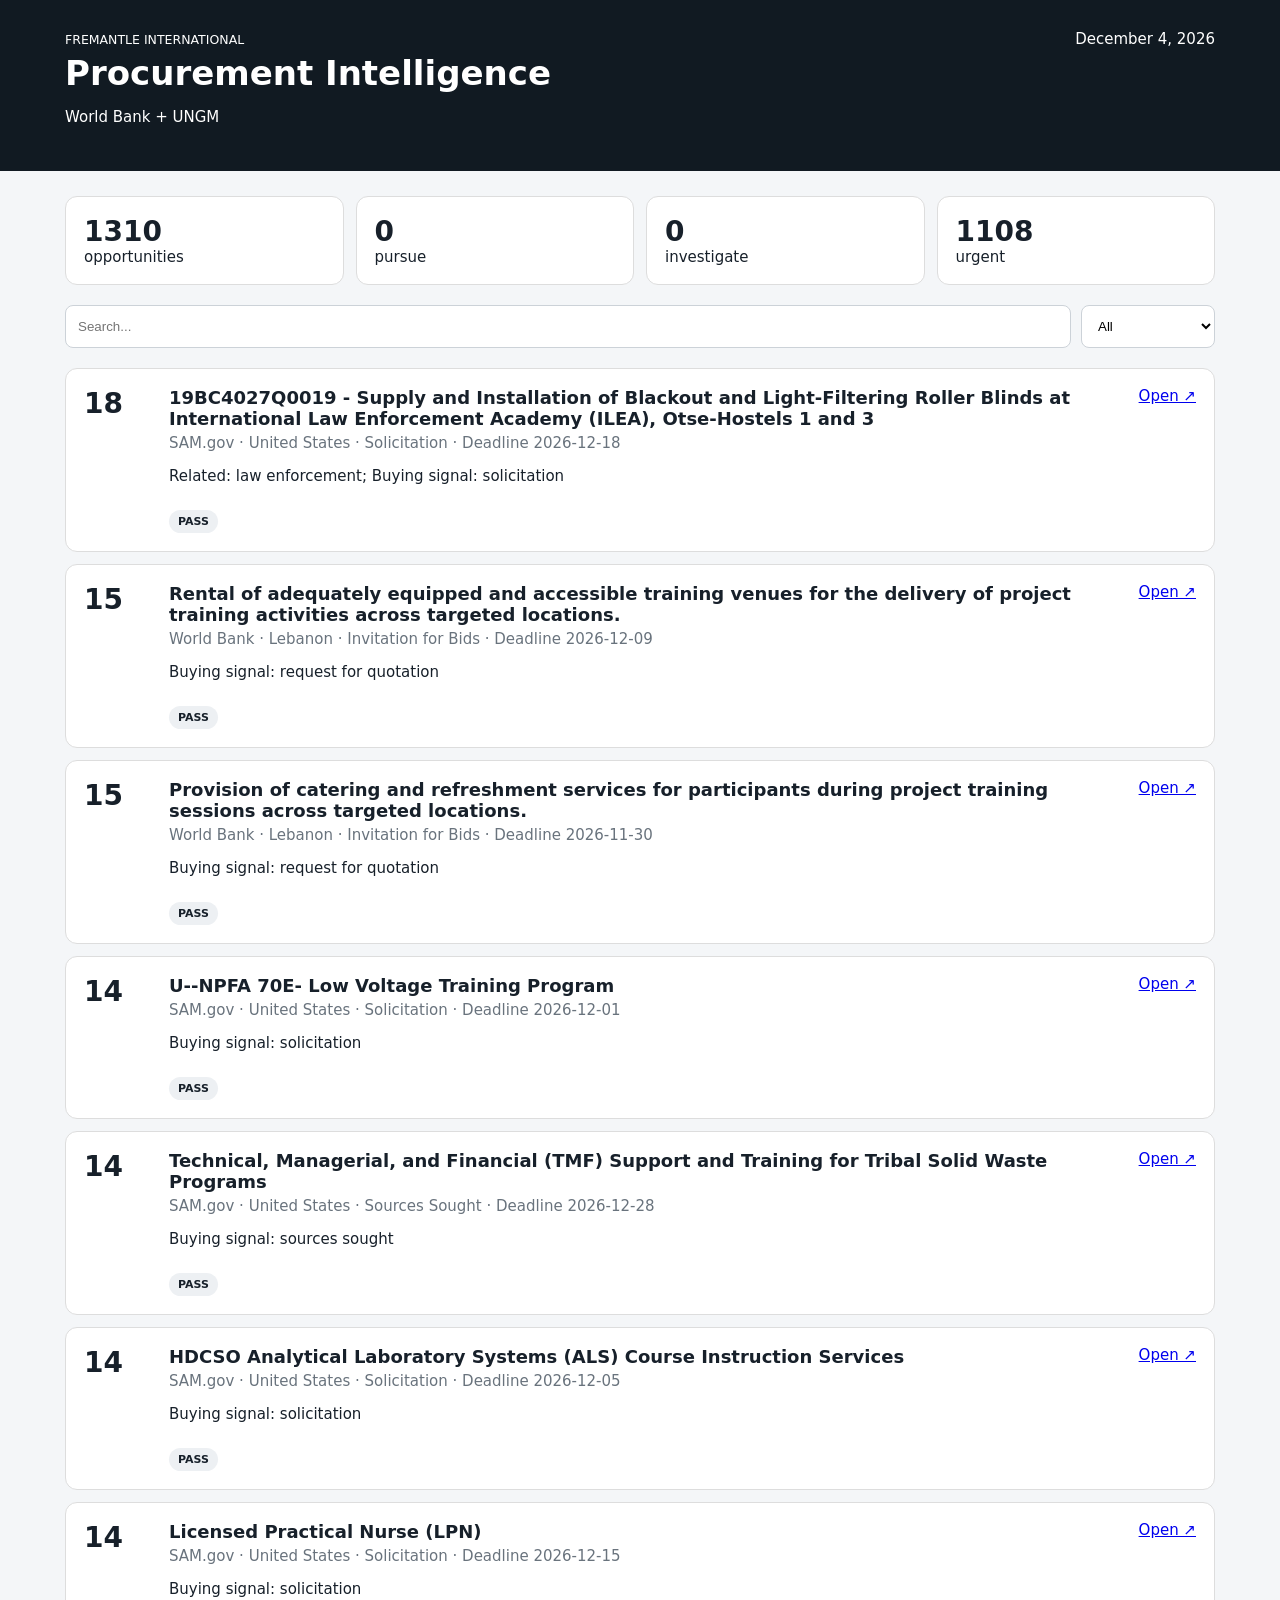
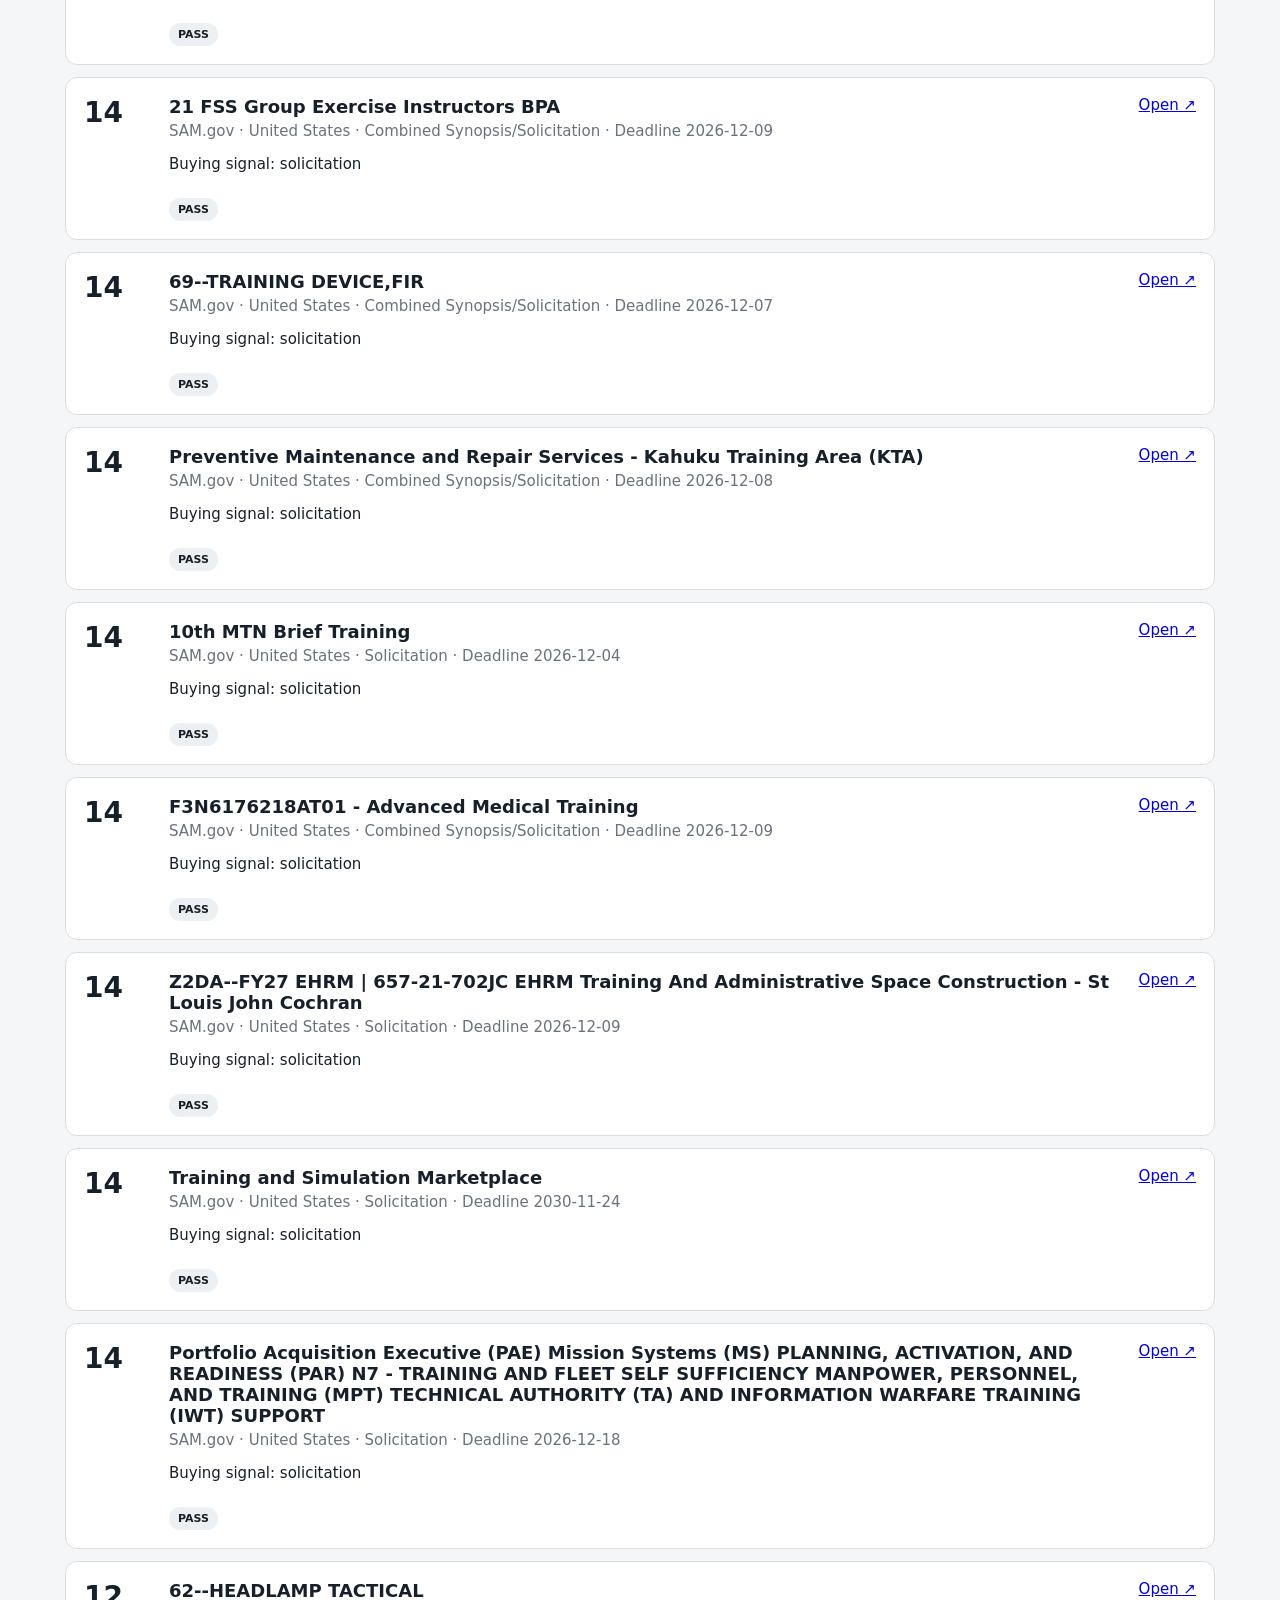
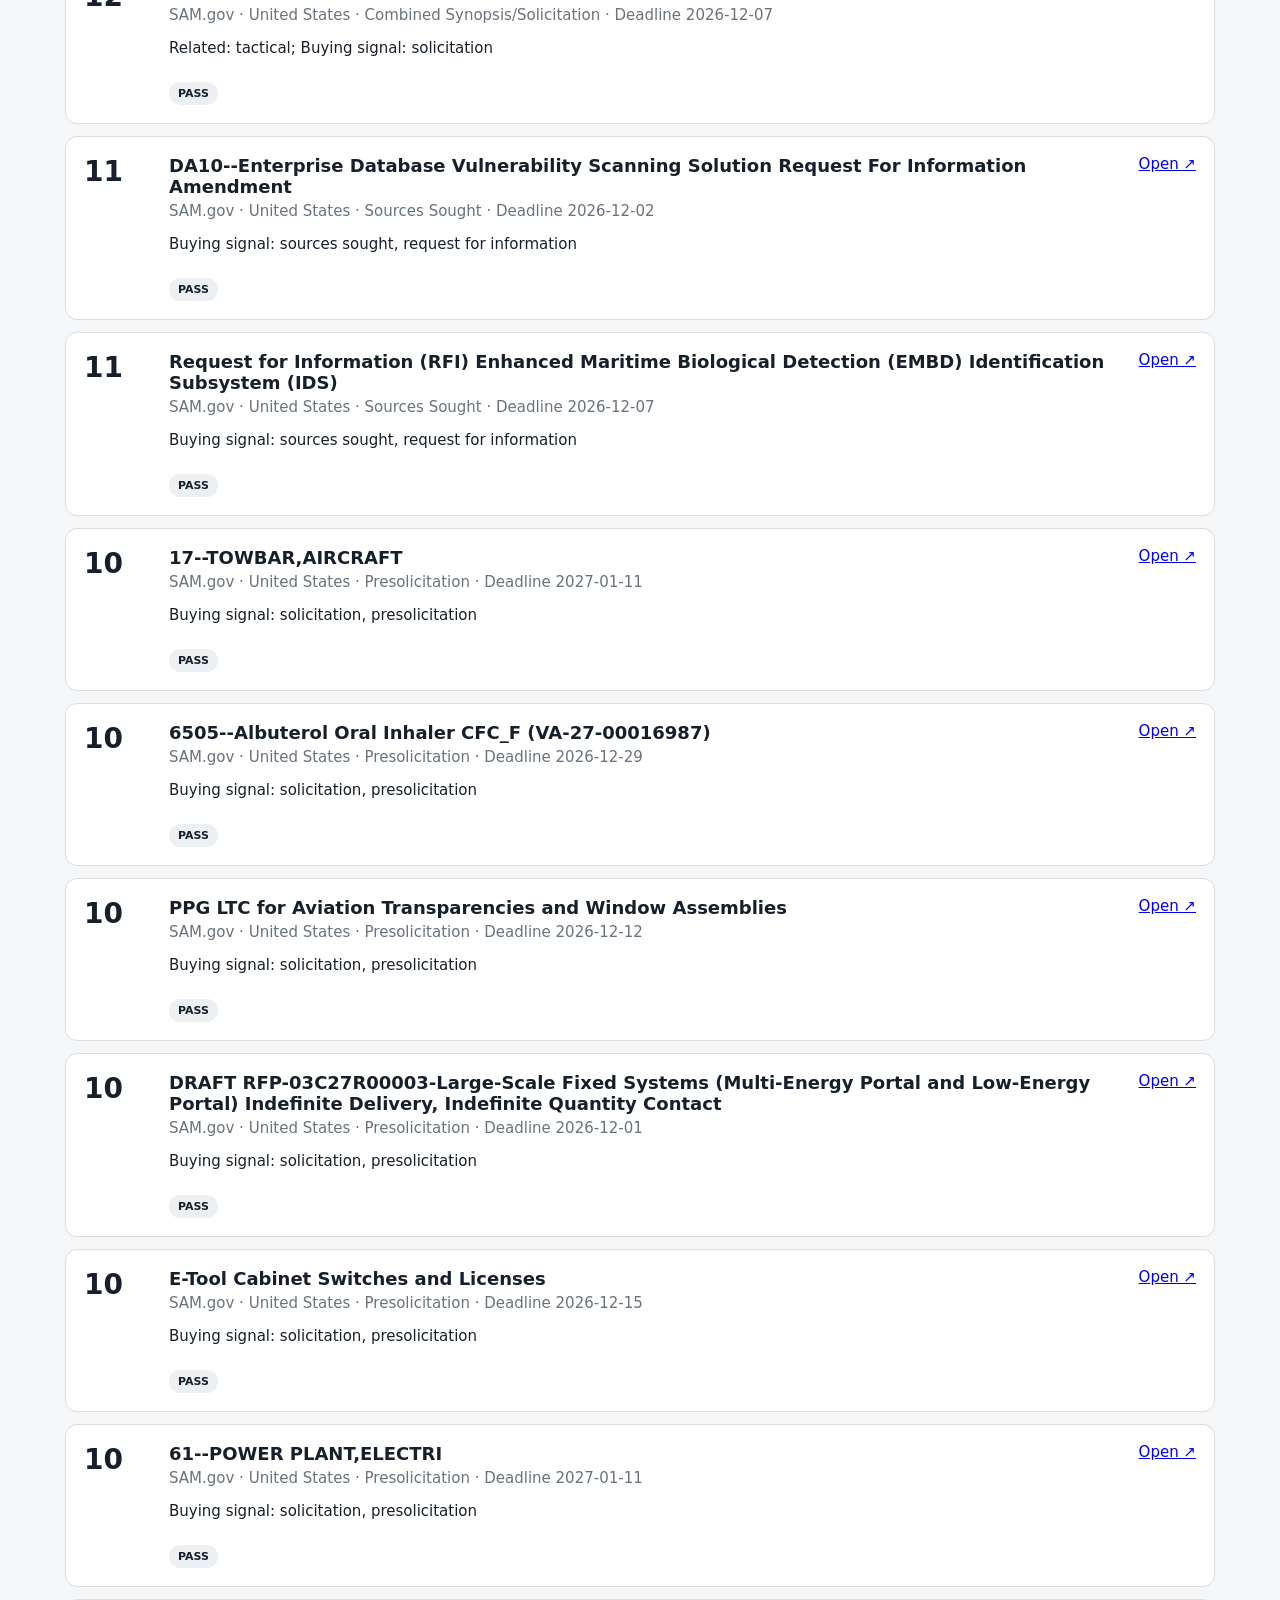
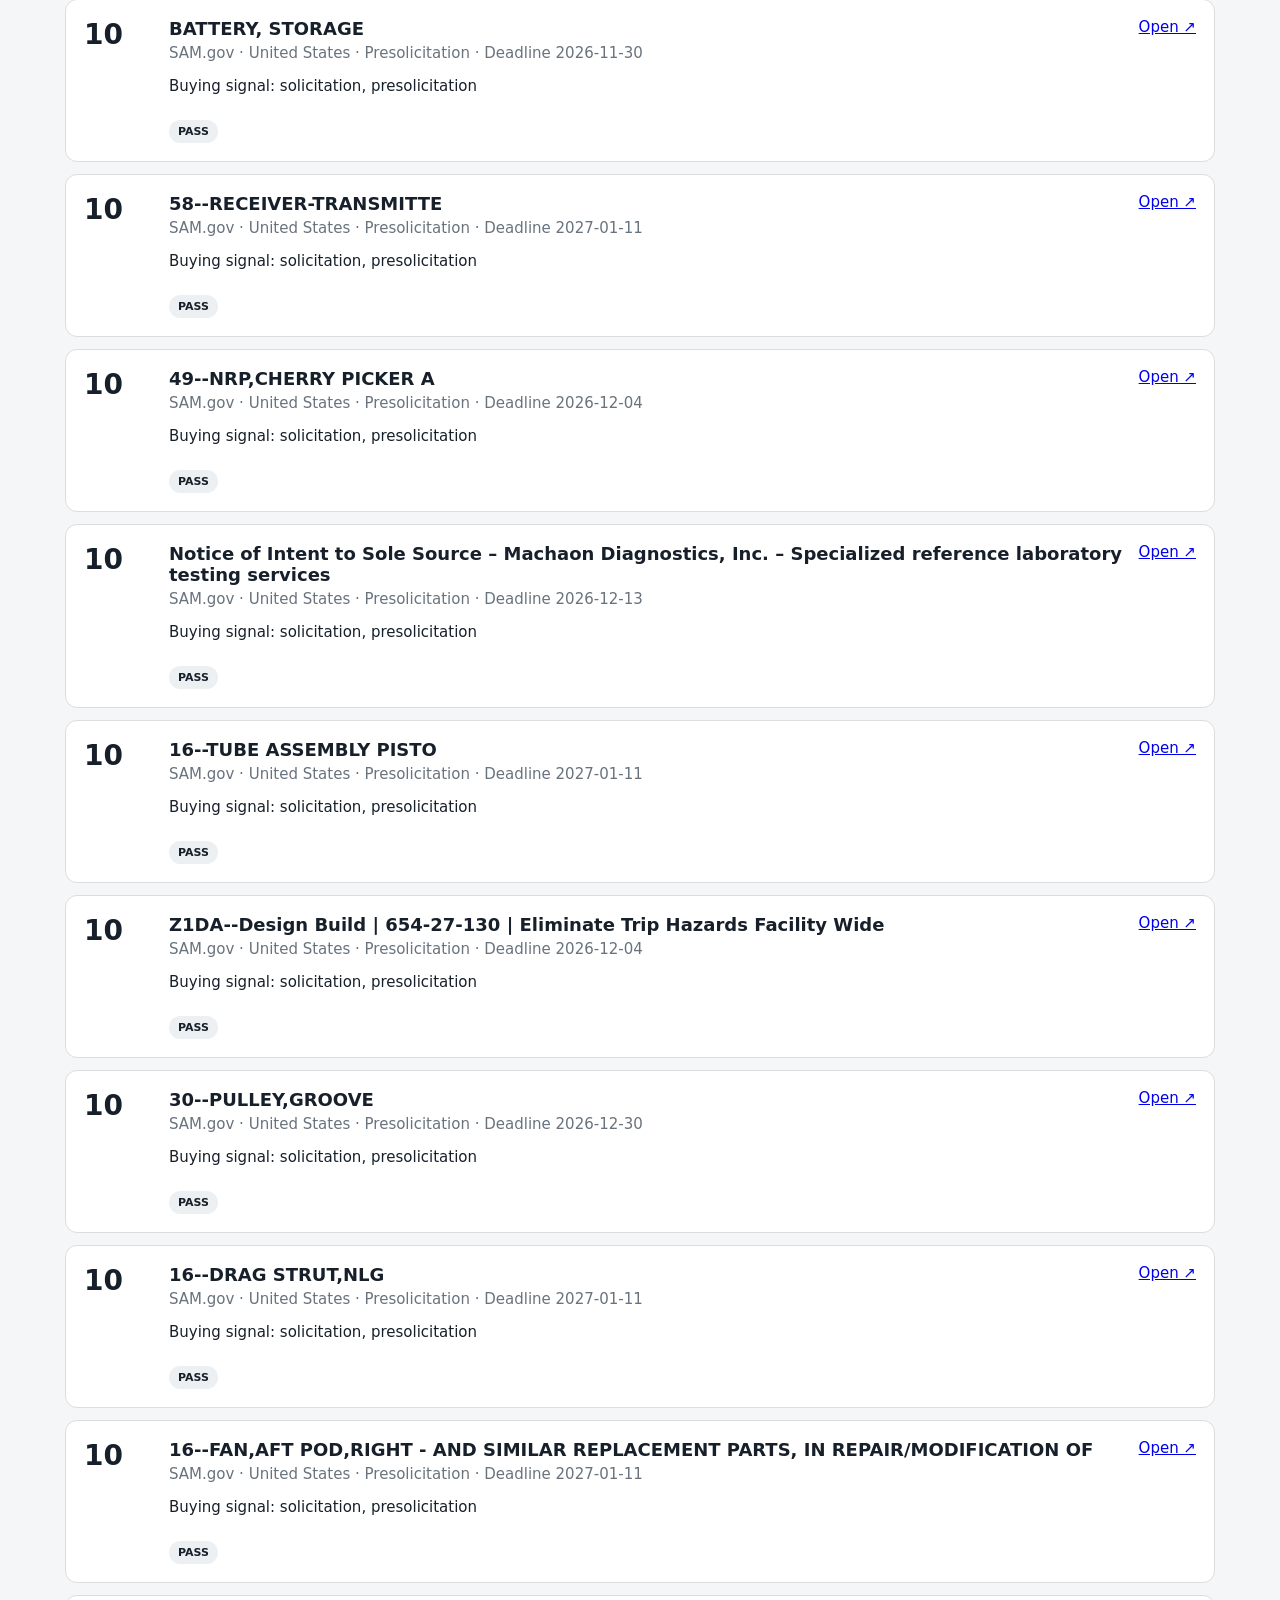
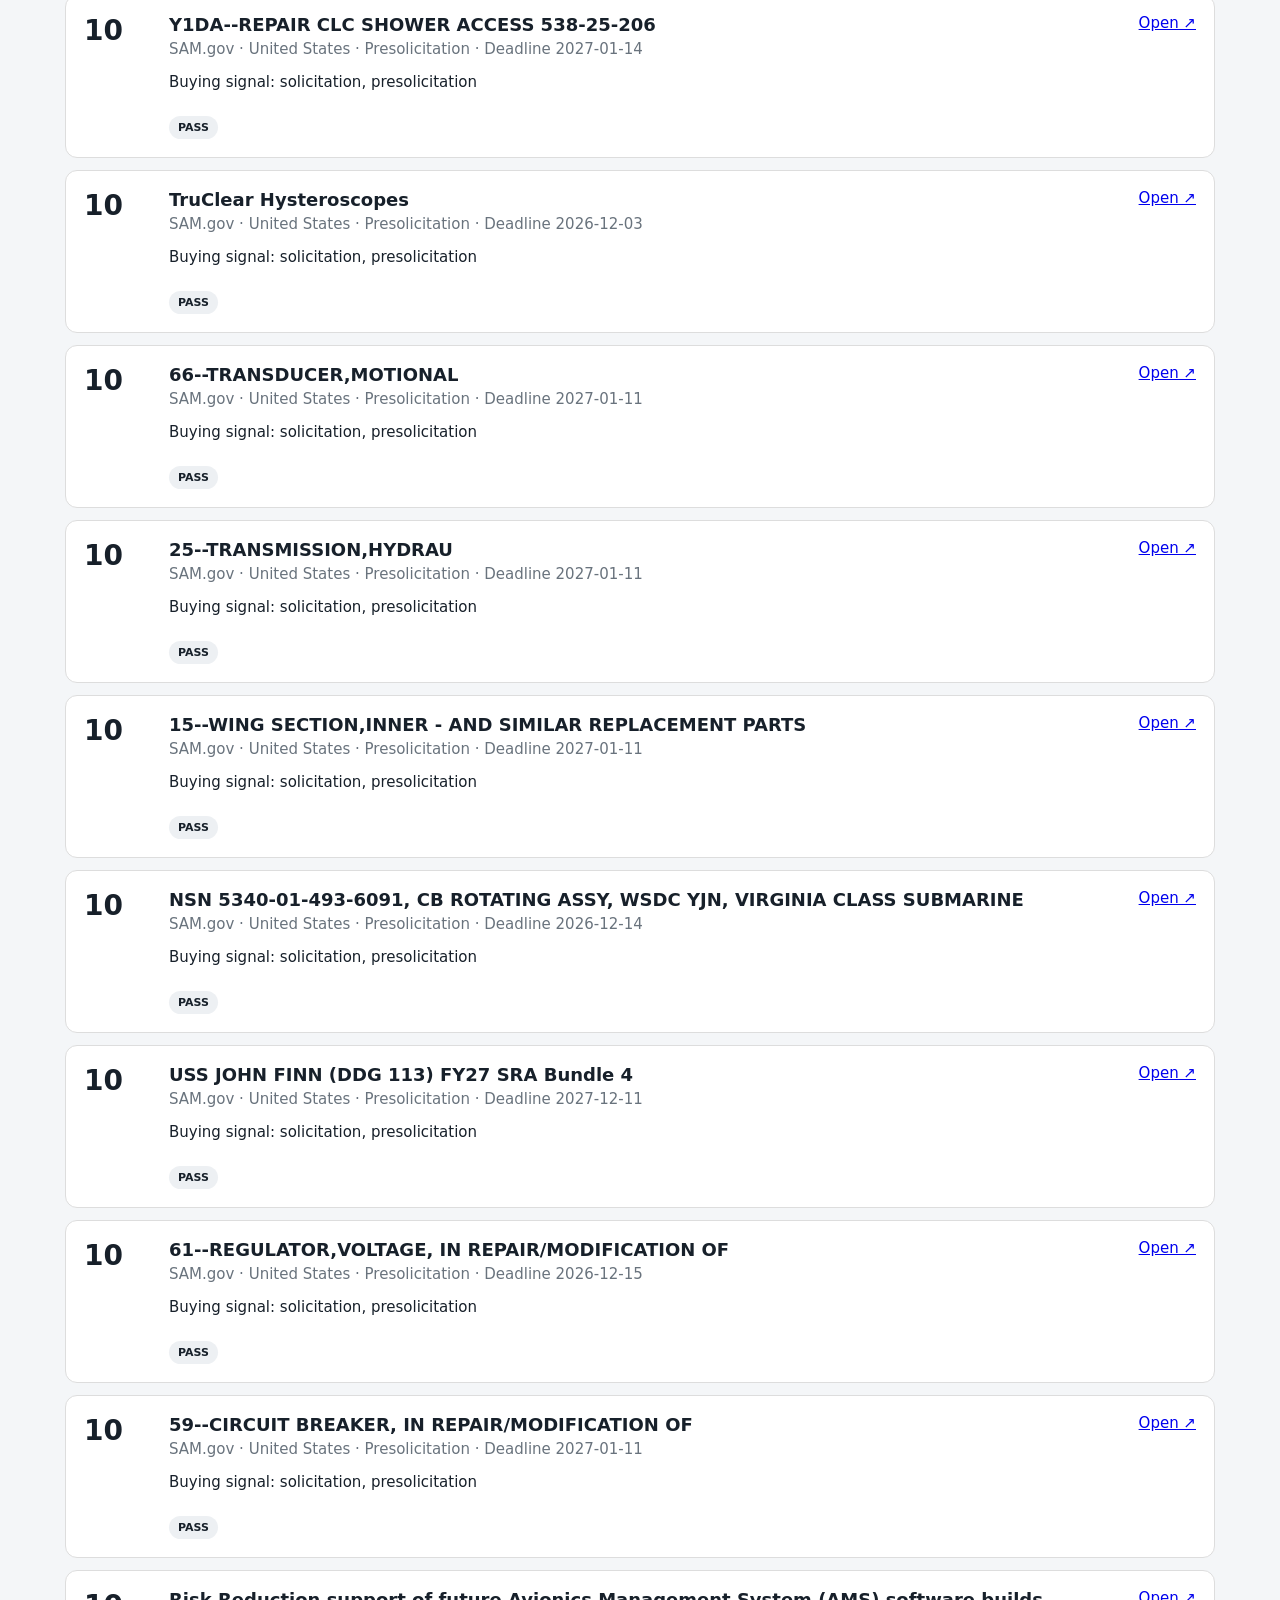
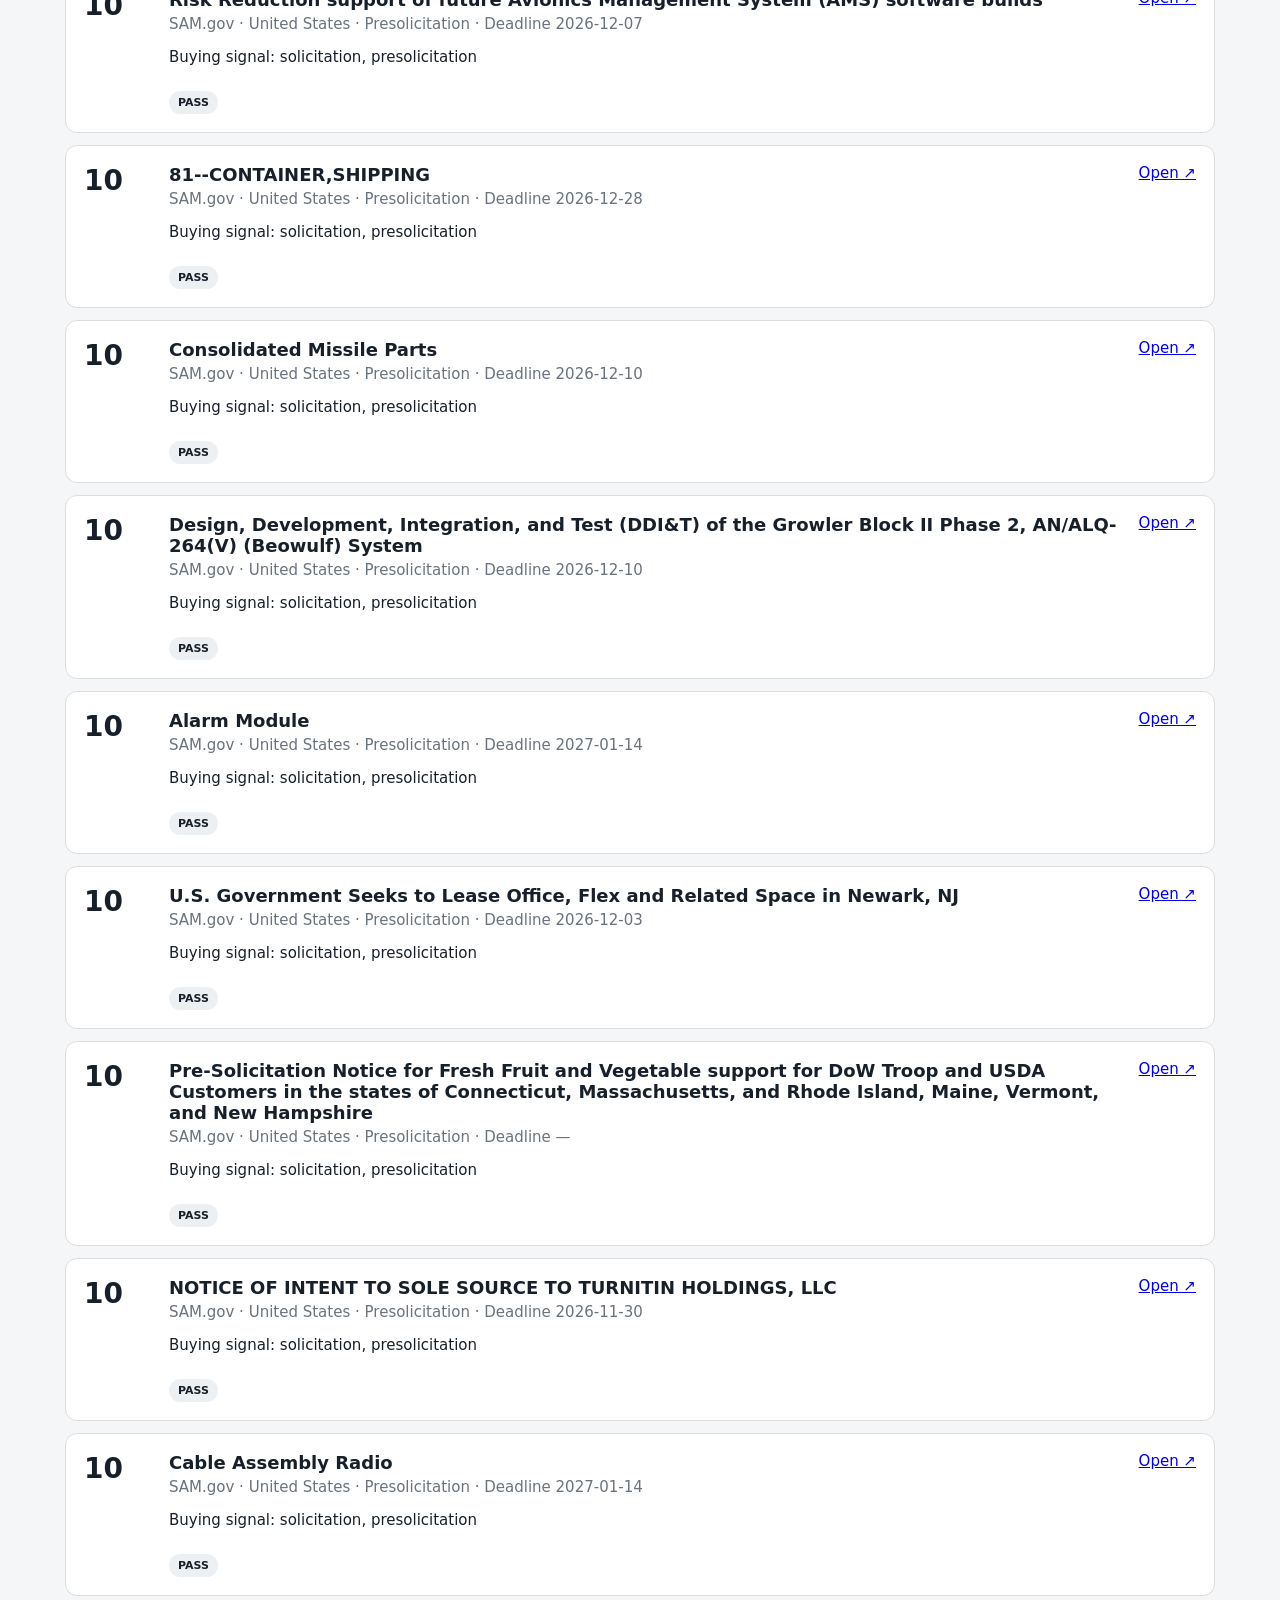
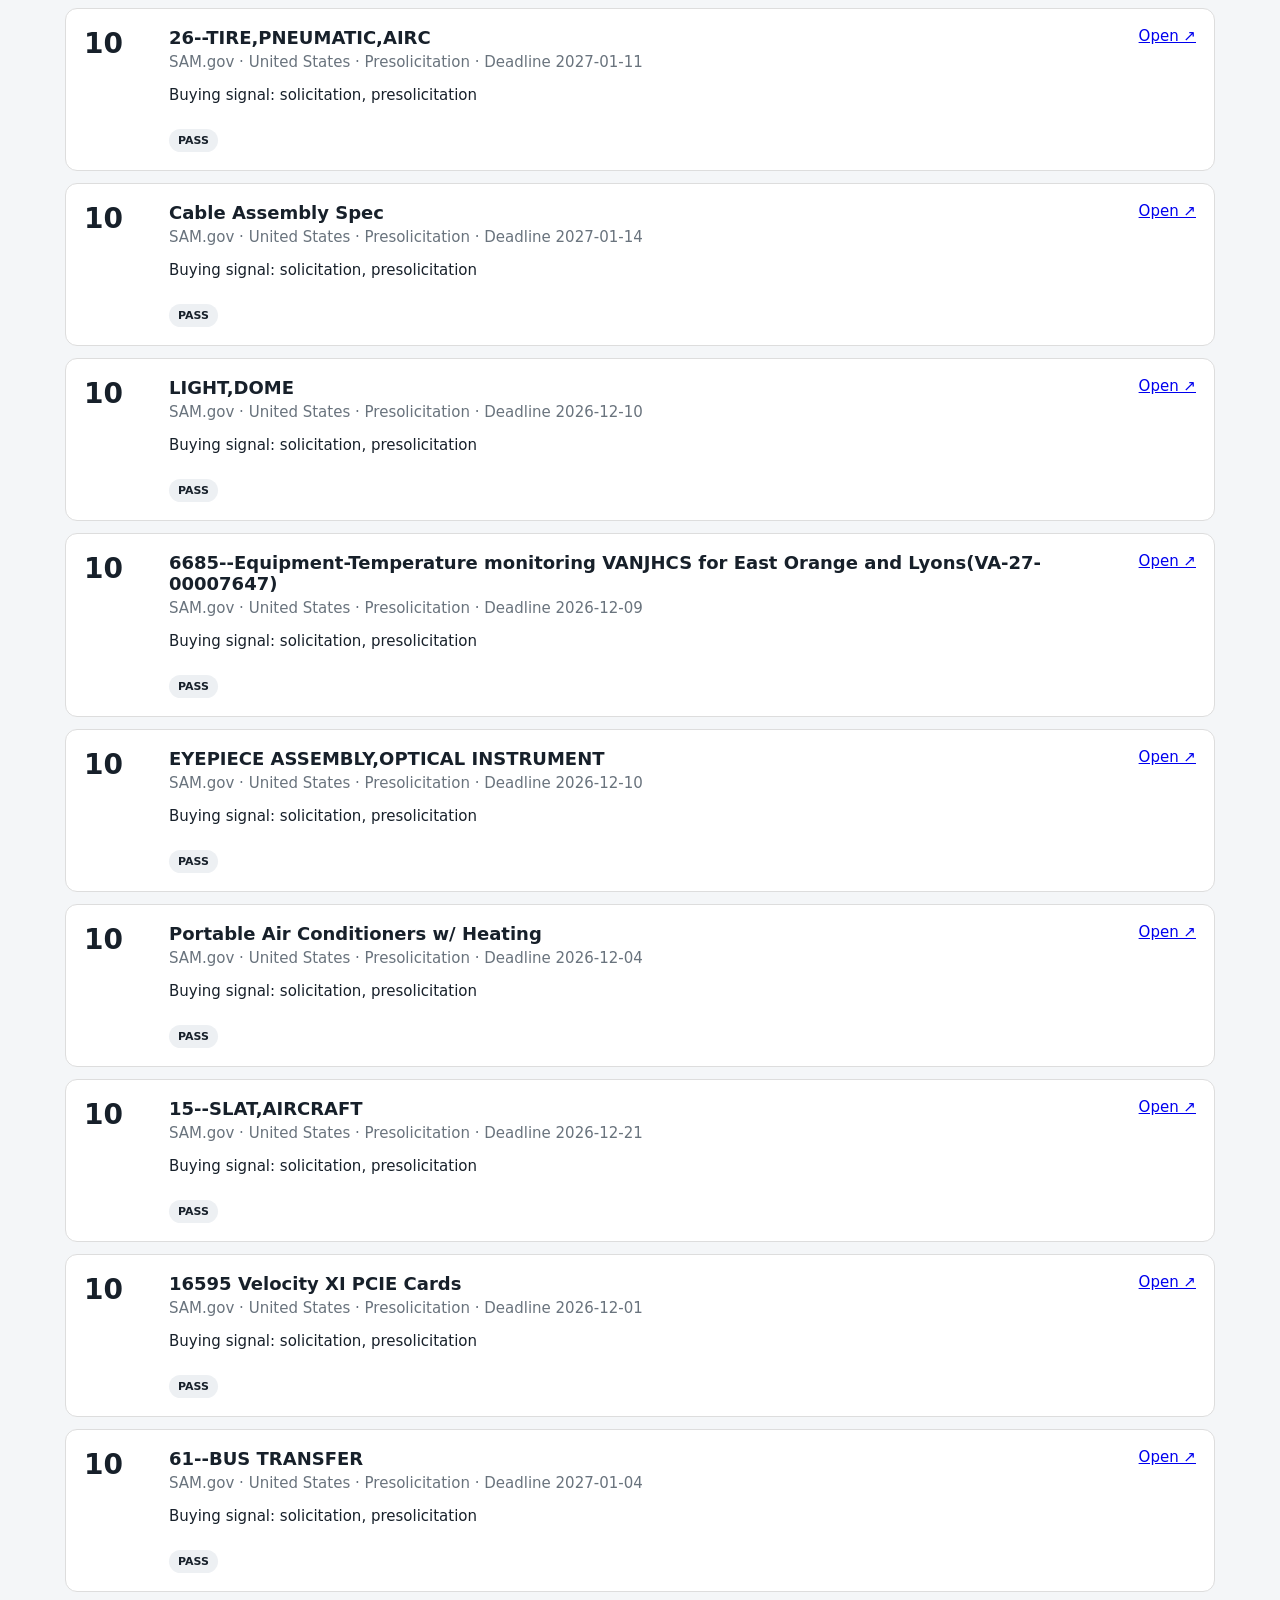
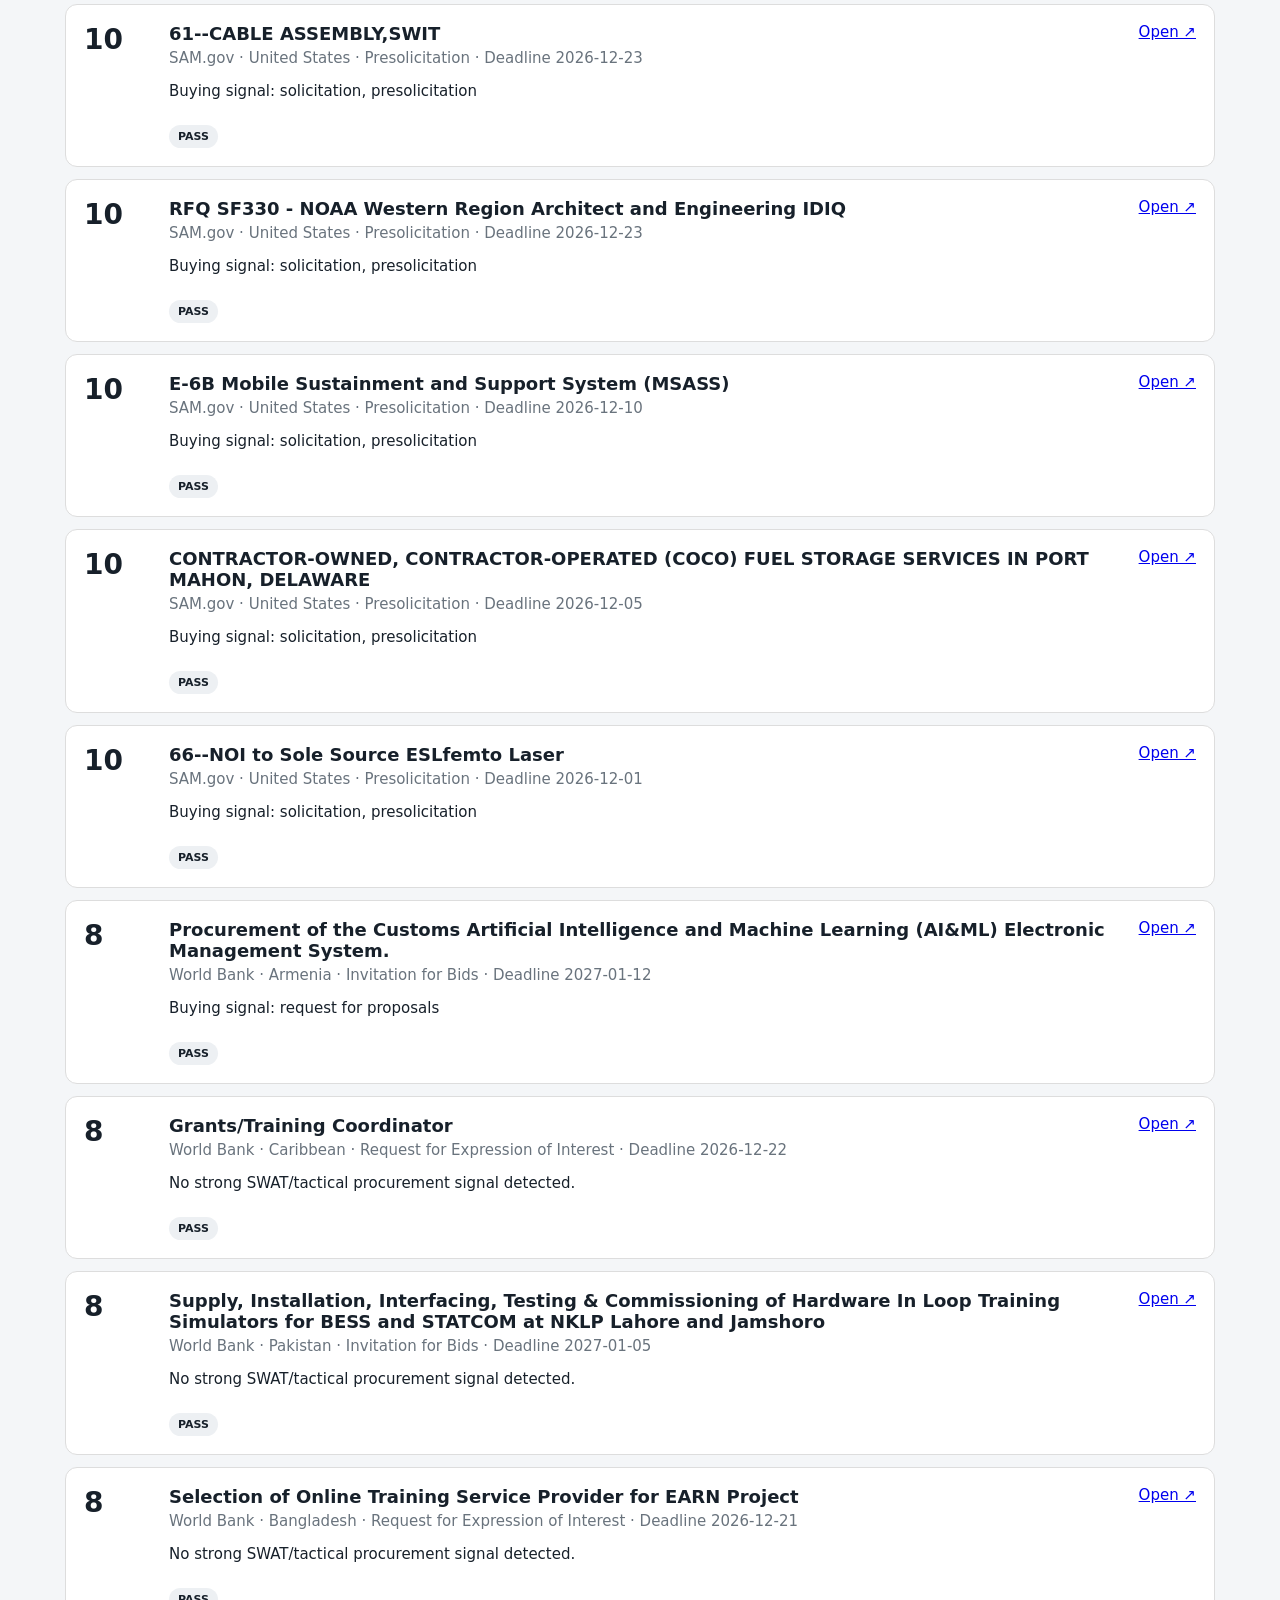
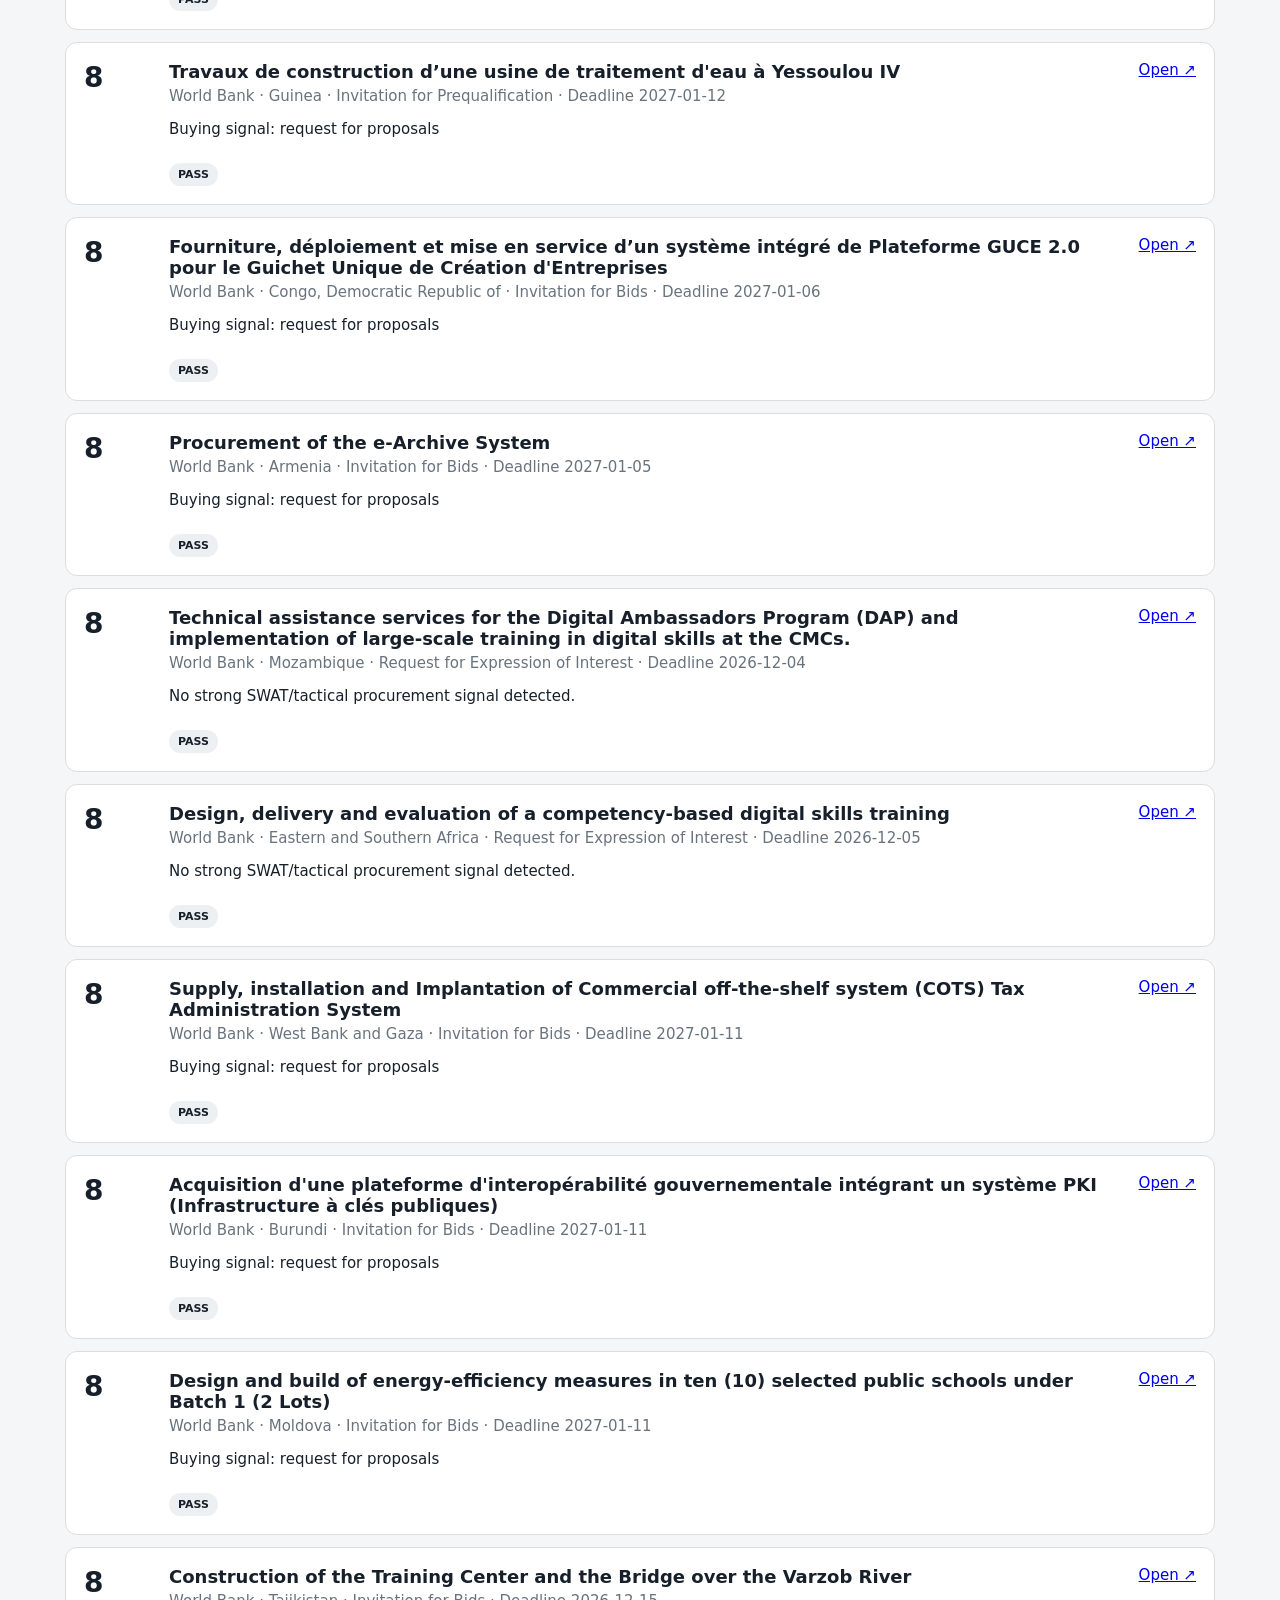
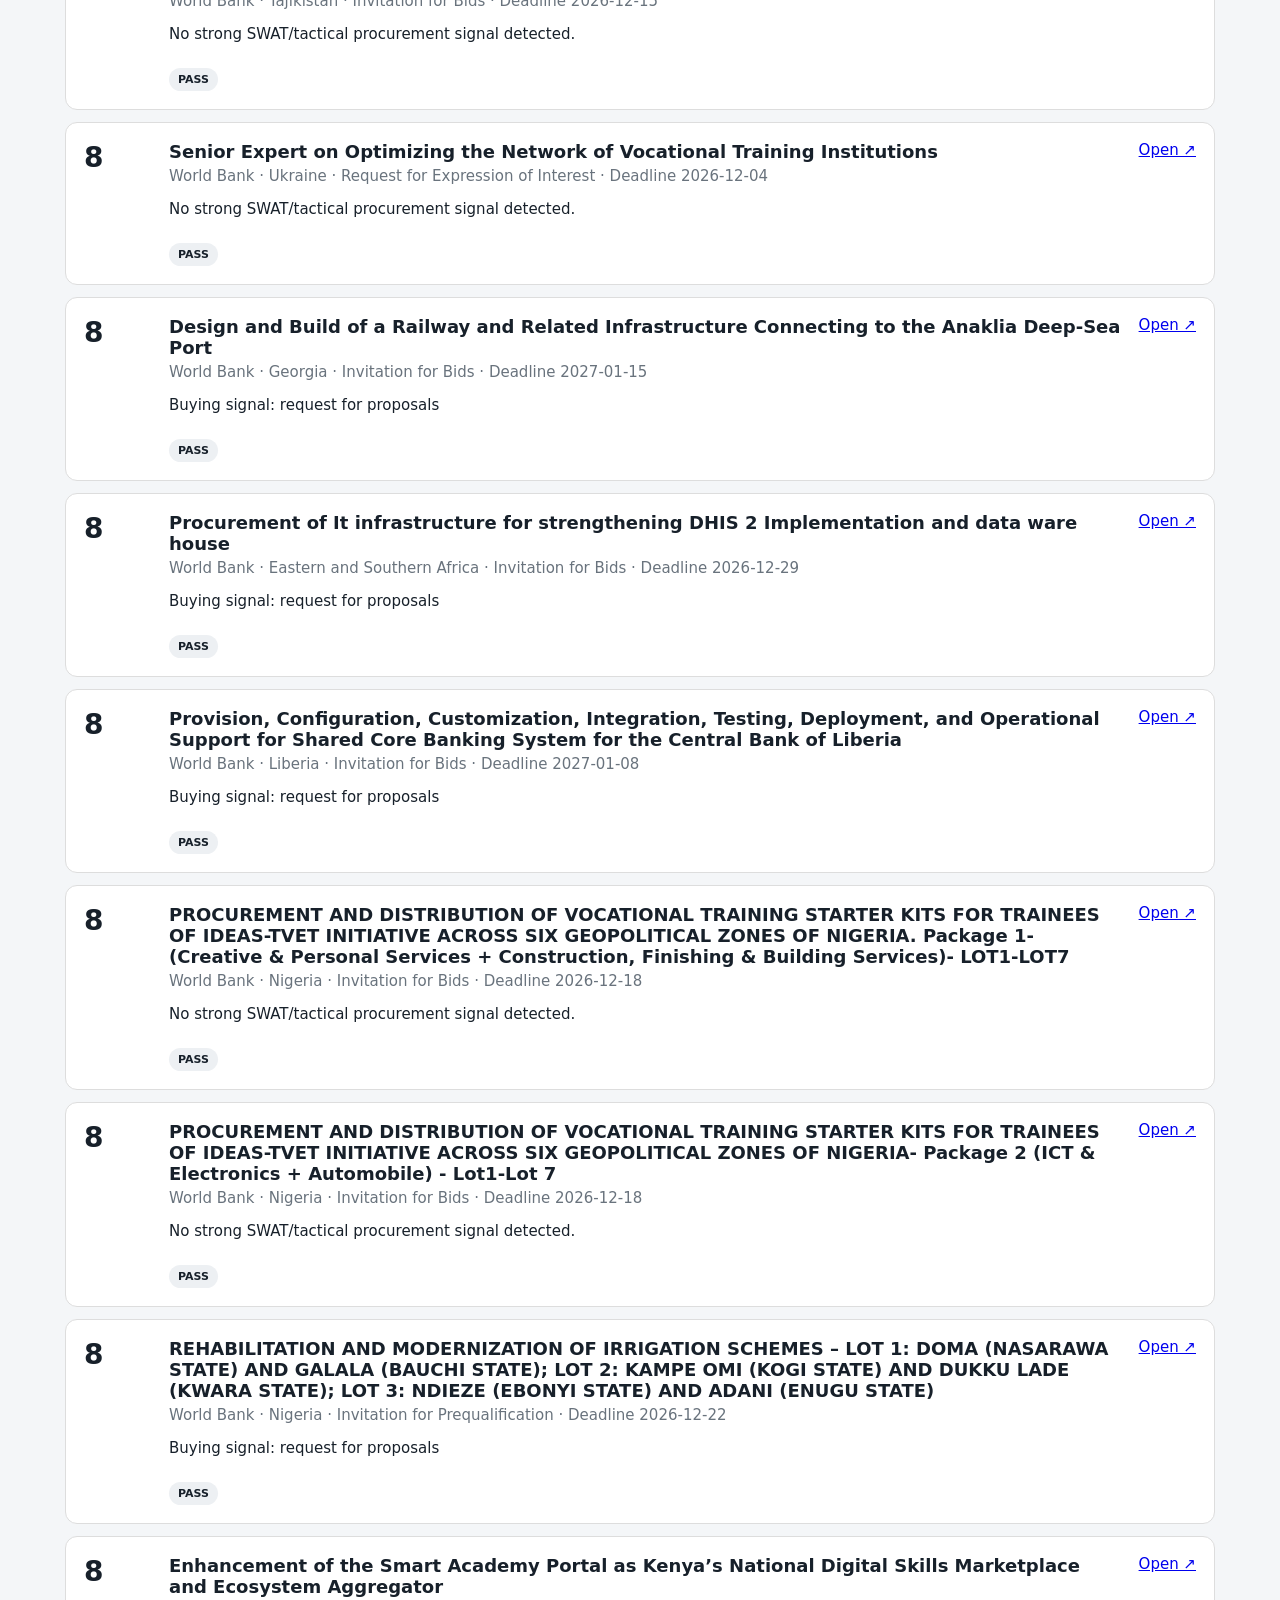
<file: index.html>
<!doctype html><html><head><meta charset="utf-8"><meta name="viewport" content="width=device-width"><title>Fremantle Procurement Intelligence</title><link rel="stylesheet" href="style.css"></head><body><header><div><small>FREMANTLE INTERNATIONAL</small><h1>Procurement Intelligence</h1><p>World Bank + UNGM</p></div><div id="date"></div></header><main><section class="metrics"><div><b id="n">0</b> opportunities</div><div><b id="p">0</b> pursue</div><div><b id="i">0</b> investigate</div><div><b id="u">0</b> urgent</div></section><section class="filters"><input id="q" placeholder="Search..."><select id="r"><option value="">All</option><option>PURSUE</option><option>INVESTIGATE</option><option>WATCH</option><option>PASS</option></select></section><div id="cards"></div></main><script src="app.js"></script></body></html>
</file>
<file: style.css>
body{margin:0;font:15px system-ui;background:#f4f6f8;color:#17202a}header{background:#111a22;color:white;padding:30px calc((100% - 1150px)/2);display:flex;justify-content:space-between}h1{margin:5px 0;font-size:34px}main{max-width:1150px;margin:25px auto;padding:0 20px}.metrics{display:grid;grid-template-columns:repeat(4,1fr);gap:12px}.metrics div,.card{background:white;border:1px solid #ddd;border-radius:12px;padding:18px}.metrics b{font-size:28px;display:block}.filters{display:flex;gap:10px;margin:20px 0}.filters input,.filters select{padding:12px;border:1px solid #ccd2d8;border-radius:8px;background:white}.filters input{flex:1}.card{display:grid;grid-template-columns:70px 1fr auto;gap:15px;margin:12px 0}.score{font-size:28px;font-weight:800}.title{font-weight:750;font-size:18px}.meta{color:#69737d;margin-top:5px}.badge{display:inline-block;margin-top:10px;padding:5px 9px;border-radius:20px;background:#edf0f3;font-size:11px;font-weight:700}@media(max-width:700px){.metrics{grid-template-columns:1fr 1fr}.card{grid-template-columns:55px 1fr}.card a{grid-column:2}}
</file>
